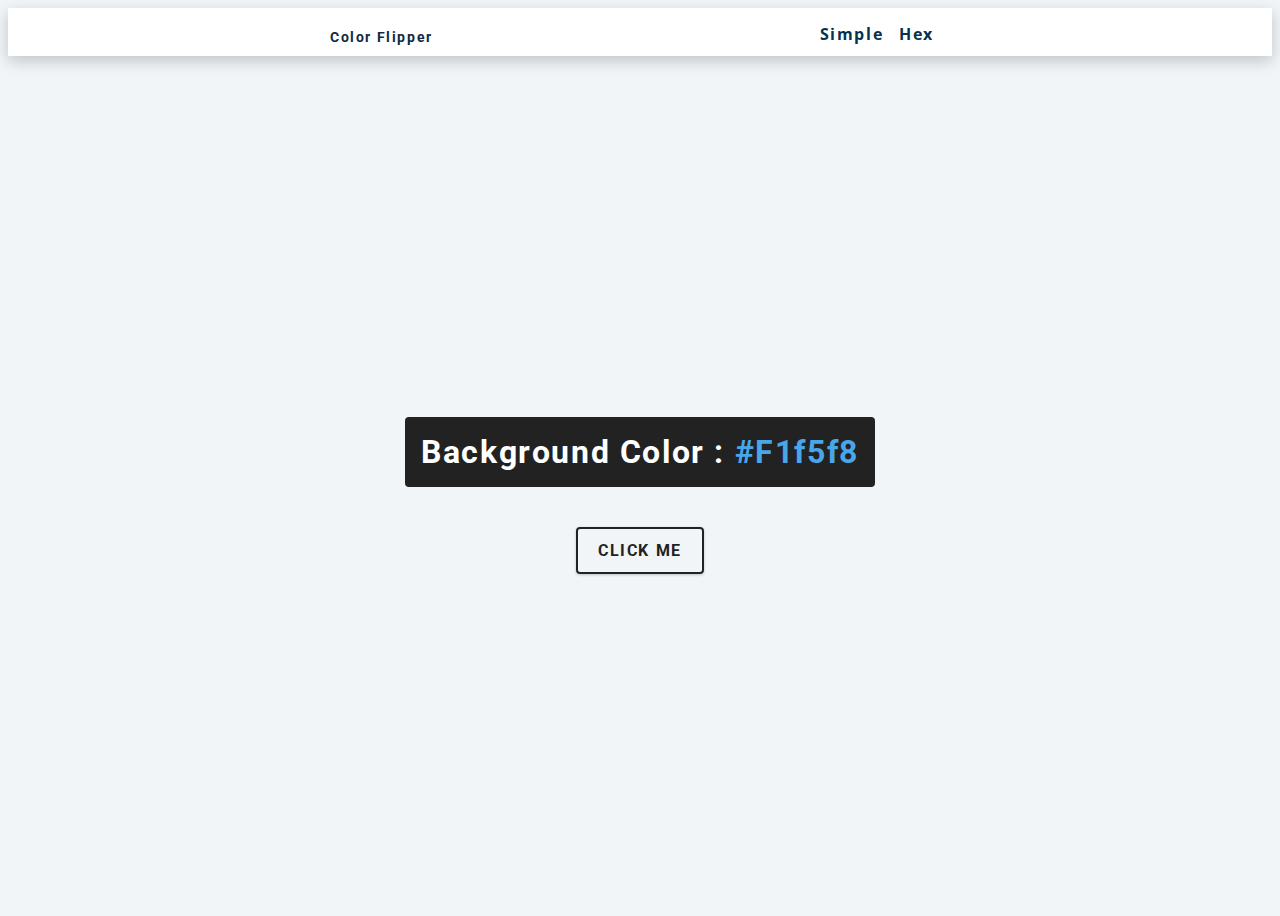
<file: 1-color-flipper/index.html>
<!DOCTYPE html>
<html lang="en">

<head>
  <meta charset="UTF-8" />
  <meta name="viewport" content="width=device-width, initial-scale=1.0" />
  <title>Color Flipper || Simple</title>

  <!-- styles -->
  <link rel="stylesheet" href="styles2.css" />
</head>

<body>
  <nav>
    <div class="nav-center">
      <h4>color flipper</h4>
      <ul class="nav-links">
        <li>
          <a href="index.html">simple</a>
        </li>
        <li>
          <a href="hex.html">hex</a>
        </li>
      </ul>
    </div>
  </nav>

  <main>
    <div class="container">
      <h2>background color : <span id="background" class="color">#f1f5f8</span></h2>
      <button onclick="genrateBackroundColor()" class="btn btn-hero" id="btn">Click Me </button>
    </div>
  </main>

  <!-- <div>
    <h2>Background Color: <span ></span></h2>
    <button >click me</button>
  </div> -->


  <!-- javascript -->
  <script src="app.js"></script>
</body>

</html>
</file>
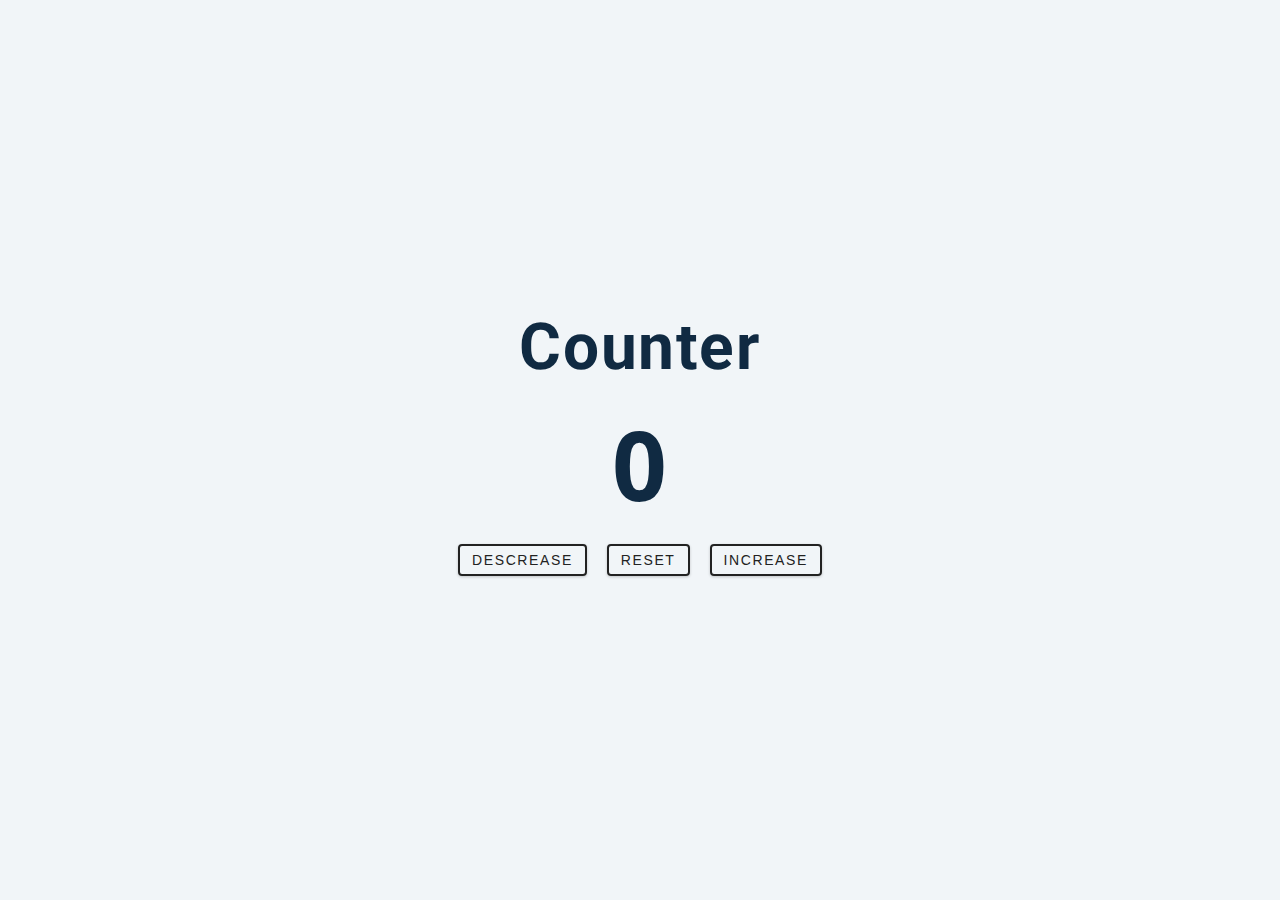
<file: 2-counter/index.html>
<!DOCTYPE html>
<html lang="en">

<head>
  <meta charset="UTF-8" />
  <meta name="viewport" content="width=device-width, initial-scale=1.0" />
  <title>Counter</title>

  <!-- styles -->
  <link rel="stylesheet" href="styles.css" />
</head>

<body>
  <main>
    <div class="container">
      <h1>counter</h1>
      <span id="value">0</span>
      <div class="button-container">
        <button class="btn decrease">descrease</button>
        <button class="btn reset">reset</button>
        <button class="btn increase">increase</button>
      </div>
    </div>

  </main>


  <!-- javascript -->
  <script src="app.js"></script>
</body>

</html>
</file>
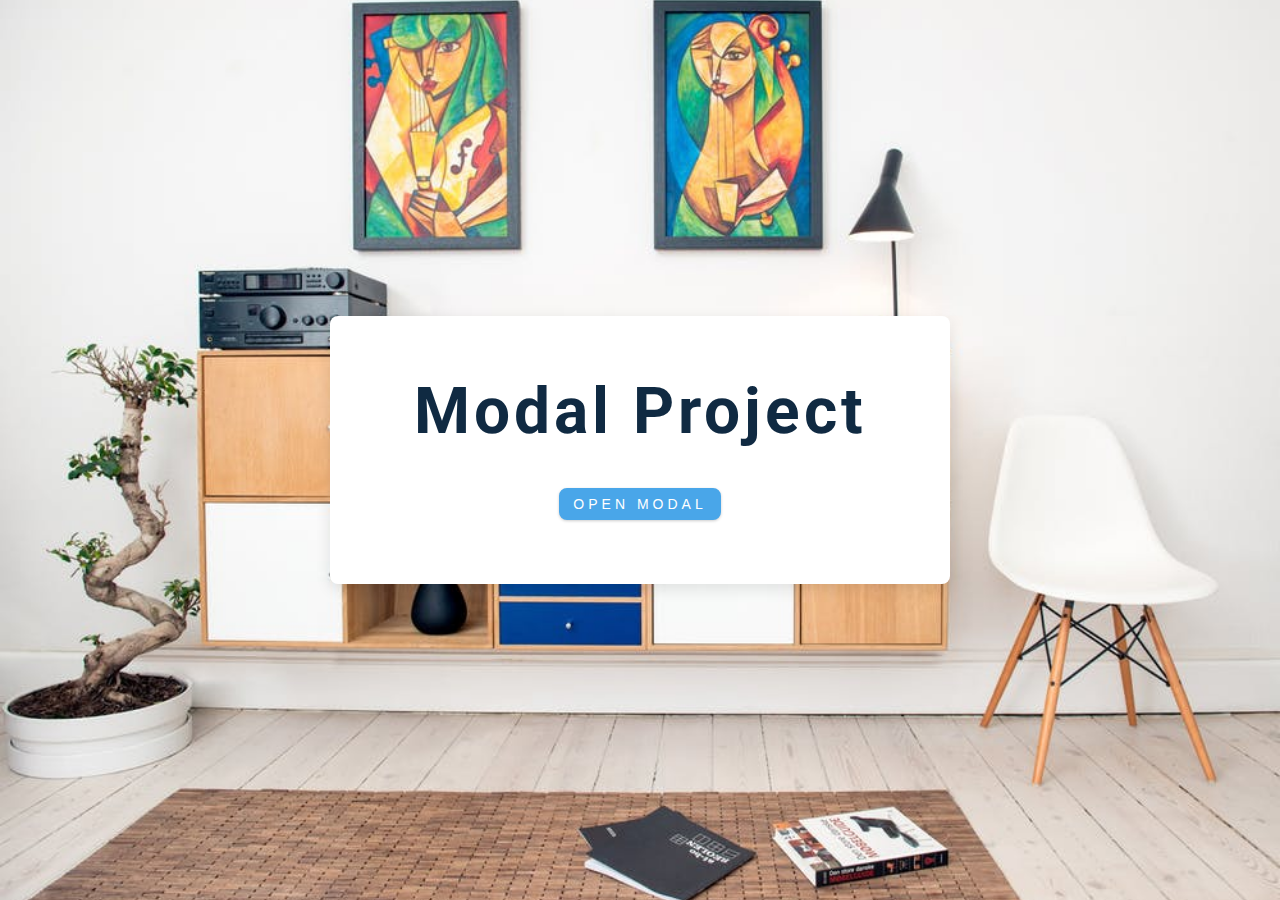
<file: 6-modal/index.html>
<!DOCTYPE html>
<html lang="en">

<head>
  <meta charset="UTF-8" />
  <meta name="viewport" content="width=device-width, initial-scale=1.0" />
  <title>Modal</title>
  <!-- font-awesome -->
  <link rel="stylesheet" href="https://cdnjs.cloudflare.com/ajax/libs/font-awesome/5.14.0/css/all.min.css" />
  <!-- styles -->
  <link rel="stylesheet" href="styles.css" />
</head>

<body>
  <!-- hero -->
  <header class="hero">
    <div class="banner">
      <h1>modal project</h1>
      <button class="btn modal-btn">
        open modal
      </button>
    </div>
  </header>
  <!-- end of hero -->
  <!-- modal -->
  <div class="modal-overlay">
    <div class="modal-container">
      <h3>modal content</h3>
      <button class="close-btn">
        <i class="fas fa-times"></i>
      </button>
    </div>
  </div>
  <!-- end of modal -->
  <!-- javascript -->
  <script src="app.js"></script>
</body>

</html>
</file>
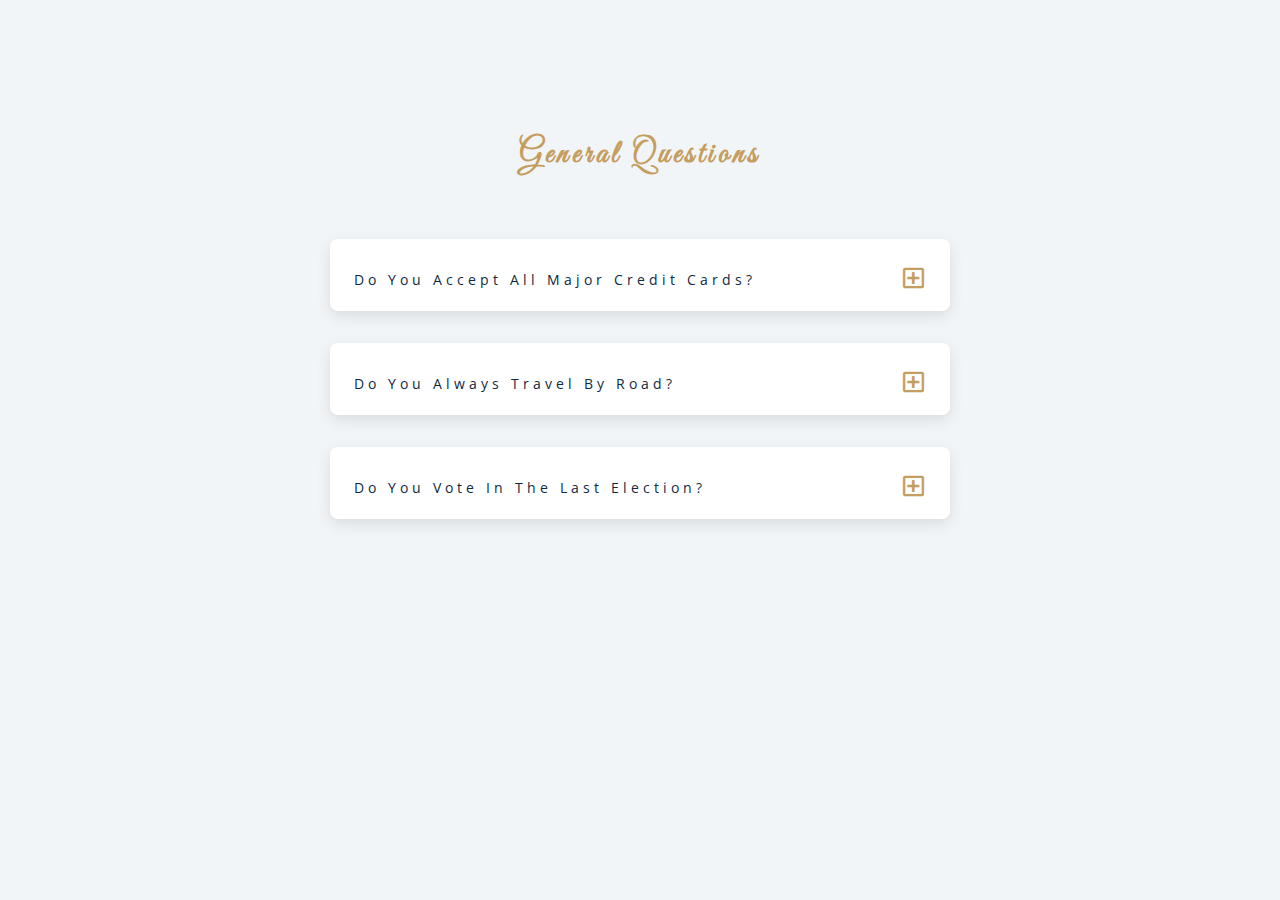
<file: 7-questions/index.html>
<!DOCTYPE html>
<html lang="en">

<head>
  <meta charset="UTF-8" />
  <meta name="viewport" content="width=device-width, initial-scale=1.0" />
  <title>Q & A</title>
  <!-- font-awesome -->
  <link rel="stylesheet" href="https://cdnjs.cloudflare.com/ajax/libs/font-awesome/5.14.0/css/all.min.css" />
  <!-- extra fonts -->
  <link href="https://fonts.googleapis.com/css?family=Great+Vibes&display=swap" rel="stylesheet" />
  <!-- styles -->
  <link rel="stylesheet" href="styles1.css" />
</head>

<body>
  <section class="questions">
    <!-- title -->
    <div class="title">
      <h2>general questions</h2>
    </div>
    <!-- questions -->
    <div class="section-center">
      <!-- single question -->
      <article class="question">
        <!-- question title -->
        <div class="question-title">
          <p>do you accept all major credit cards?</p>
          <button type="button" class="question-btn">
            <span class="plus-icon">
              <i class="far fa-plus-square"></i>
            </span>
            <span class="minus-icon">
              <i class="far fa-minus-square"></i>
            </span>
          </button>
        </div>
        <!-- question text -->
        <div class="question-text">
          <p>Lorem ipsum dolor, sit amet consectetur adipisicing elit. Iste error maxime ullam tempore mollitia magnam
            perspiciatis explicabo a velit quis!</p>
        </div>
      </article>
      <!-- end of single question -->

      <!-- single question -->
      <article class="question">
        <!-- question title -->
        <div class="question-title">
          <p>do you always travel by road?</p>
          <button type="button" class="question-btn">
            <span class="plus-icon">
              <i class="far fa-plus-square"></i>
            </span>
            <span class="minus-icon">
              <i class="far fa-minus-square"></i>
            </span>
          </button>
        </div>
        <!-- question text -->
        <div class="question-text">
          <p>Lorem ipsum dolor, sit amet consectetur adipisicing elit. Iste error maxime ullam tempore mollitia magnam
            perspiciatis explicabo a velit quis!</p>
        </div>
      </article>
      <!-- end of single question -->

      <!-- single question -->
      <article class="question">
        <!-- question title -->
        <div class="question-title">
          <p>do you vote in the last election?</p>
          <button type="button" class="question-btn">
            <span class="plus-icon">
              <i class="far fa-plus-square"></i>
            </span>
            <span class="minus-icon">
              <i class="far fa-minus-square"></i>
            </span>
          </button>
        </div>
        <!-- question text -->
        <div class="question-text">
          <p>Lorem ipsum dolor, sit amet consectetur adipisicing elit. Iste error maxime ullam tempore mollitia magnam
            perspiciatis explicabo a velit quis!</p>
        </div>
      </article>
      <!-- end of single question -->
    </div>
  </section>
  <!-- javascript -->
  <script src="app.js"></script>
</body>

</html>
</file>
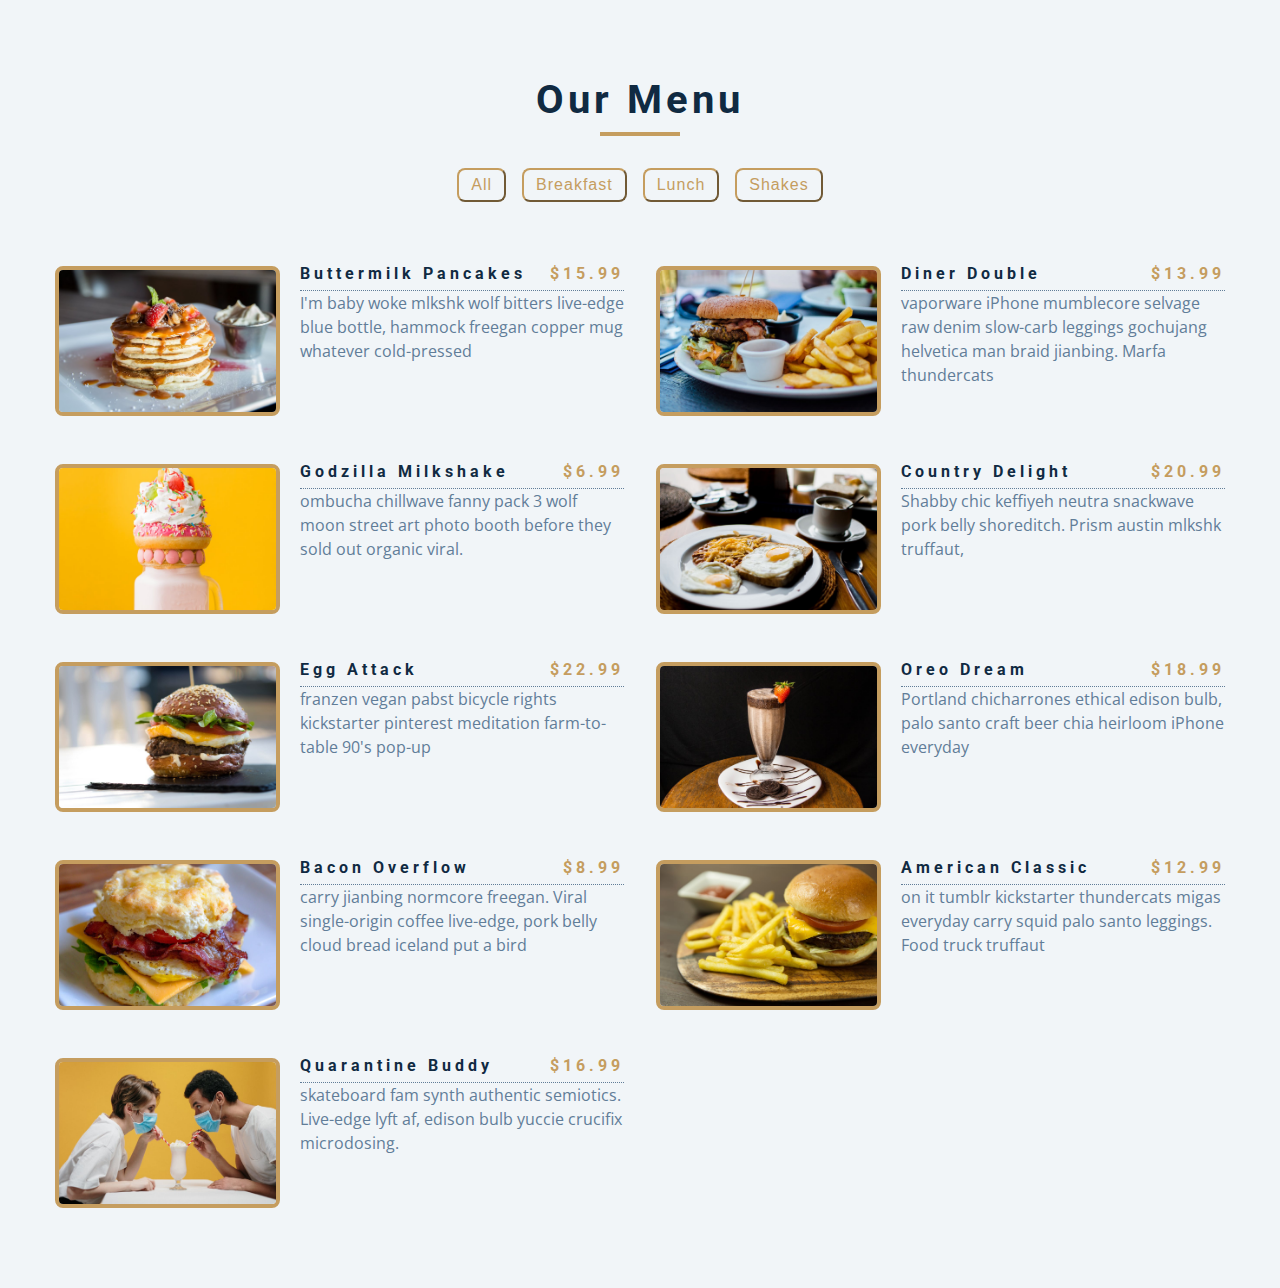
<file: 8-menu/index.html>
<!DOCTYPE html>
<html lang="en">

<head>
  <meta charset="UTF-8" />
  <meta name="viewport" content="width=device-width, initial-scale=1.0" />
  <title>Starter</title>
  <!-- font-awesome -->
  <link rel="stylesheet" href="https://cdnjs.cloudflare.com/ajax/libs/font-awesome/5.14.0/css/all.min.css" />
  <!-- styles -->
  <link rel="stylesheet" href="styles.css" />
</head>

<body>
  <section class="menu">
    <!-- title -->
    <div class="title">
      <h2>our menu</h2>
      <div class="underline"></div>
    </div>
    <!-- filter buttons -->
    <div class="btn-container">
      <button class="filter-btn" type="button">all</button>
      <button class="filter-btn" type="button">breakfast</button>
      <button class="filter-btn" type="button">lunch</button>
      <button class="filter-btn" type="button">shakes</button>
    </div>
    <!-- menu items -->
    <div class="section-center">
      <!-- single item -->
      <article class="menu-item">
        <img src="./menu-item.jpeg" class="photo" alt="menu item">
        <div class="item-info">
          <header>
            <h4>buttermilk pancakes</h4>
            <h4 class="price">$15</h4>
          </header>
          <p>Lorem, ipsum dolor sit amet consectetur adipisicing elit. Hic non laborum voluptates quia sunt dolore,
            maiores animi aperiam eum perspiciatis.</p>
        </div>
      </article>
      <!-- end of single item -->
    </div>

  </section>
  <!-- javascript -->
  <script src="app.js"></script>
</body>

</html>
</file>
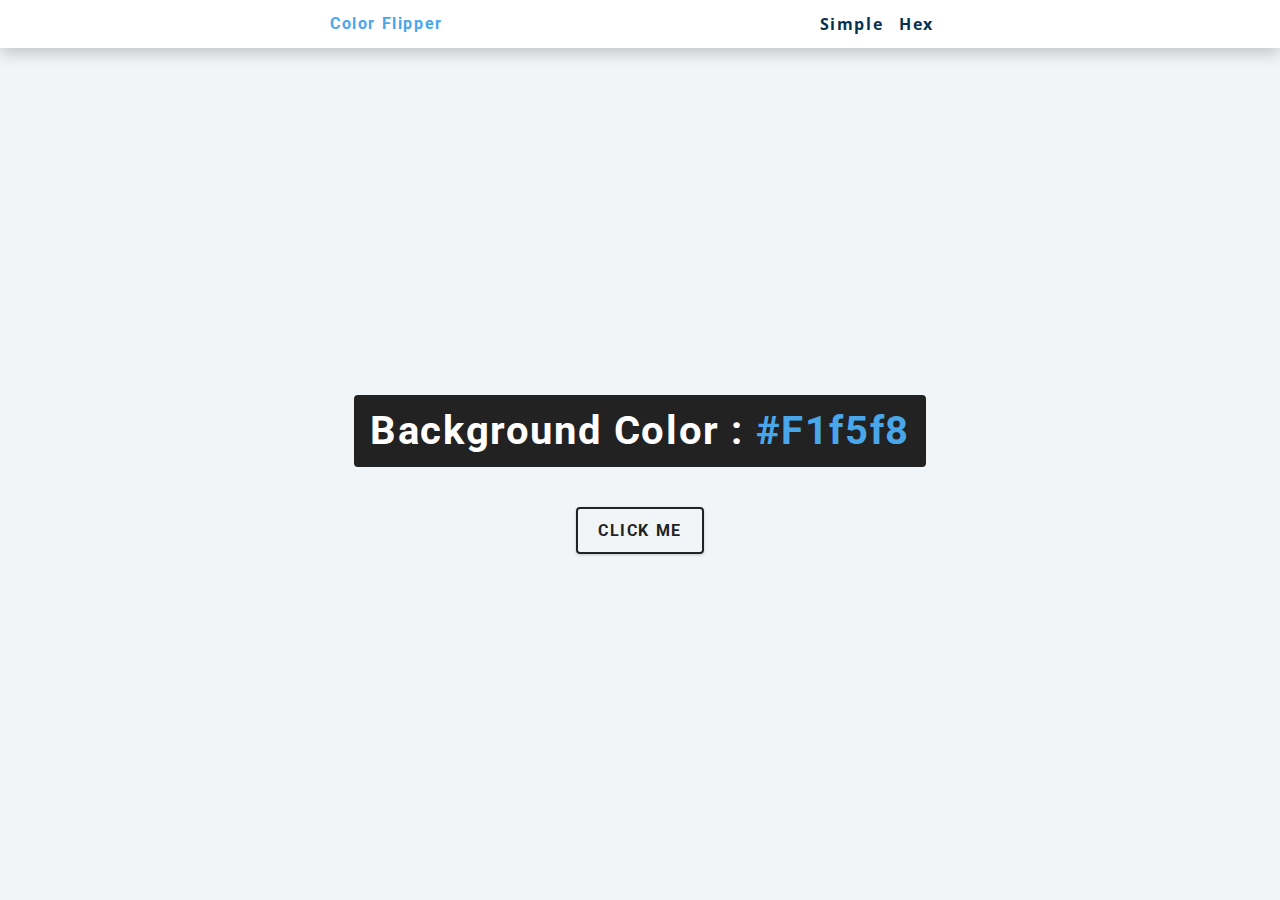
<file: 1-color-flipper/hex.html>
<!DOCTYPE html>
<html lang="en">

<head>
  <meta charset="UTF-8" />
  <meta name="viewport" content="width=device-width, initial-scale=1.0" />
  <title>
    Color Flipper || Simple
  </title>

  <!-- styles -->
  <link rel="stylesheet" href="styles.css" />
</head>

<body>
  <nav>
    <div class="nav-center">
      <h4>color flipper</h4>
      <ul class="nav-links">
        <li><a href="index.html">simple</a></li>
        <li><a href="hex.html">hex</a></li>
      </ul>
    </div>
  </nav>
  <main>
    <div class="container">
      <h2>background color : <span id="background" class="color">#f1f5f8</span></h2>
      <button class="btn btn-hero" id="btn">click me</button>
    </div>
  </main>
  <!-- javascript -->
  <script src="hex.js"></script>
</body>

</html>
</file>
<file: 1-color-flipper/styles2.css>
/* 
Fonts
*/
@import url("https://fonts.googleapis.com/css?family=Open+Sans|Roboto:400,700&display=swap");


::after,::before{
    margin: 0;
    padding: 0;
    box-sizing: border-box;
}
body{
    font-family:  "Open Sans", sans-serif;
    background: hsl(210, 36%, 96%);
    color: hsl(209, 61%, 16%);
    line-height: 1.5;
    font-size: 0.875rem;
}
ul{
    list-style-type: none;
}
ul a{
    text-decoration: none;
}
h2, h4{
    letter-spacing: 0.1rem;
    text-transform: capitalize;
    line-height: 1.2;
    margin-bottom: 0.75rem;
    font-family: "Roboto", sans-serif;
}
h2{
    font-size: 2rem;
}
h4{
    font-size: 0.875rem;
}
main{
    min-height: 100vh;
    display: grid;
    place-items: center;
    /* justify-items: center;
    align-items: center; */
}

/*
=============== 
Nav
===============
*/
nav{
    background: #fff;
    height: 3rem;
    display: grid;
    align-items: center;
    box-shadow: 0 5px 15px rgba(0, 0, 0, 0.2);
}
.nav-center{
    width: 90vw;
    max-width: 620px;
    margin: 0 auto;
    display: flex;
    align-items: center;
    justify-content: space-between;
}
.nav-links{
    display: flex;
}
nav a {
    text-transform: capitalize;
    font-weight: 700;
    font-size: 1rem;
    color: hsl(205, 86%, 17%);
    letter-spacing: 0.1rem;
    margin-right: 1rem;
  }
  nav a:hover {
    color: hsl(205, 78%, 60%);
  }
  /*
=============== 
Container
===============
*/
main {
    min-height: calc(100vh - 3rem);
    display: grid;
    place-items: center;
  }
  .container {
    text-align: center;
  }
  .container h2 {
    background: #222;
    color: #fff;
    padding: 1rem;
    border-radius: 0.25rem;
    margin-bottom: 2.5rem;
  }
  .color {
    color: hsl(205, 78%, 60%);
  }
  .btn-hero {
    font-family: "Roboto", sans-serif;
    text-transform: uppercase;
    background: transparent;
    color: #222;
    letter-spacing: 0.1rem;
    display: inline-block;
    font-weight: 700;
    transition: all 0.3s linear;
    border: 2px solid #222;
    cursor: pointer;
    box-shadow: 0 1px 3px rgba(0, 0, 0, 0.2);
    border-radius: 0.25rem;
    font-size: 1rem;
    padding: 0.75rem 1.25rem;
  }
  .btn-hero:hover {
    color: #fff;
    background: #222;
  }
</file>
<file: 2-counter/styles.css>
/*
=============== 
Fonts
===============
*/
@import url("https://fonts.googleapis.com/css?family=Open+Sans|Roboto:400,700&display=swap");

/*
=============== 
Variables
===============
*/

:root {
  /* dark shades of primary color*/
  --clr-primary-1: hsl(205, 86%, 17%);
  --clr-primary-2: hsl(205, 77%, 27%);
  --clr-primary-3: hsl(205, 72%, 37%);
  --clr-primary-4: hsl(205, 63%, 48%);
  /* primary/main color */
  --clr-primary-5: hsl(205, 78%, 60%);
  /* lighter shades of primary color */
  --clr-primary-6: hsl(205, 89%, 70%);
  --clr-primary-7: hsl(205, 90%, 76%);
  --clr-primary-8: hsl(205, 86%, 81%);
  --clr-primary-9: hsl(205, 90%, 88%);
  --clr-primary-10: hsl(205, 100%, 96%);
  /* darkest grey - used for headings */
  --clr-grey-1: hsl(209, 61%, 16%);
  --clr-grey-2: hsl(211, 39%, 23%);
  --clr-grey-3: hsl(209, 34%, 30%);
  --clr-grey-4: hsl(209, 28%, 39%);
  /* grey used for paragraphs */
  --clr-grey-5: hsl(210, 22%, 49%);
  --clr-grey-6: hsl(209, 23%, 60%);
  --clr-grey-7: hsl(211, 27%, 70%);
  --clr-grey-8: hsl(210, 31%, 80%);
  --clr-grey-9: hsl(212, 33%, 89%);
  --clr-grey-10: hsl(210, 36%, 96%);
  --clr-white: #fff;
  --clr-red-dark: hsl(360, 67%, 44%);
  --clr-red-light: hsl(360, 71%, 66%);
  --clr-green-dark: hsl(125, 67%, 44%);
  --clr-green-light: hsl(125, 71%, 66%);
  --clr-black: #222;
  --ff-primary: "Roboto", sans-serif;
  --ff-secondary: "Open Sans", sans-serif;
  --transition: all 0.3s linear;
  --spacing: 0.1rem;
  --radius: 0.25rem;
  --light-shadow: 0 5px 15px rgba(0, 0, 0, 0.1);
  --dark-shadow: 0 5px 15px rgba(0, 0, 0, 0.2);
  --max-width: 1170px;
  --fixed-width: 620px;
}
/*
=============== 
Global Styles
===============
*/

*,
::after,
::before {
  margin: 0;
  padding: 0;
  box-sizing: border-box;
}
body {
  font-family: var(--ff-secondary);
  background: var(--clr-grey-10);
  color: var(--clr-grey-1);
  line-height: 1.5;
  font-size: 0.875rem;
}
ul {
  list-style-type: none;
}
a {
  text-decoration: none;
}
h1,
h2,
h3,
h4 {
  letter-spacing: var(--spacing);
  text-transform: capitalize;
  line-height: 1.25;
  margin-bottom: 0.75rem;
  font-family: var(--ff-primary);
}
h1 {
  font-size: 3rem;
}
h2 {
  font-size: 2rem;
}
h3 {
  font-size: 1.25rem;
}
h4 {
  font-size: 0.875rem;
}
p {
  margin-bottom: 1.25rem;
  color: var(--clr-grey-5);
}
@media screen and (min-width: 800px) {
  h1 {
    font-size: 4rem;
  }
  h2 {
    font-size: 2.5rem;
  }
  h3 {
    font-size: 1.75rem;
  }
  h4 {
    font-size: 1rem;
  }
  body {
    font-size: 1rem;
  }
  h1,
  h2,
  h3,
  h4 {
    line-height: 1;
  }
}
/*  global classes */

/* section */
.section {
  padding: 5rem 0;
}

.section-center {
  width: 90vw;
  margin: 0 auto;
  max-width: 1170px;
}
@media screen and (min-width: 992px) {
  .section-center {
    width: 95vw;
  }
}
main {
  min-height: 100vh;
  display: grid;
  place-items: center;
}

/*
=============== 
Counter
===============
*/

main {
  min-height: 100vh;
  display: grid;
  place-items: center;
}
.container {
  text-align: center;
}
#value {
  font-size: 6rem;
  font-weight: bold;
}
.btn {
  text-transform: uppercase;
  background: transparent;
  color: var(--clr-black);
  padding: 0.375rem 0.75rem;
  letter-spacing: var(--spacing);
  display: inline-block;
  transition: var(--transition);
  font-size: 0.875rem;
  border: 2px solid var(--clr-black);
  cursor: pointer;
  box-shadow: 0 1px 3px rgba(0, 0, 0, 0.2);
  border-radius: var(--radius);
  margin: 0.5rem;
}
.btn:hover {
  color: var(--clr-white);
  background: var(--clr-black);
}
</file>
<file: 6-modal/styles.css>
/*
=============== 
Fonts
===============
*/
@import url("https://fonts.googleapis.com/css?family=Open+Sans|Roboto:400,700&display=swap");

/*
=============== 
Variables
===============
*/

:root {
  /* dark shades of primary color*/
  --clr-primary-1: hsl(205, 86%, 17%);
  --clr-primary-2: hsl(205, 77%, 27%);
  --clr-primary-3: hsl(205, 72%, 37%);
  --clr-primary-4: hsl(205, 63%, 48%);
  /* primary/main color */
  --clr-primary-5: #49a6e9;
  /* --clr-primary-5: rgb(73, 166, 233); */
  /* lighter shades of primary color */
  --clr-primary-6: hsl(205, 89%, 70%);
  --clr-primary-7: hsl(205, 90%, 76%);
  --clr-primary-8: hsl(205, 86%, 81%);
  --clr-primary-9: hsl(205, 90%, 88%);
  --clr-primary-10: hsl(205, 100%, 96%);
  /* darkest grey - used for headings */
  --clr-grey-1: hsl(209, 61%, 16%);
  --clr-grey-2: hsl(211, 39%, 23%);
  --clr-grey-3: hsl(209, 34%, 30%);
  --clr-grey-4: hsl(209, 28%, 39%);
  /* grey used for paragraphs */
  --clr-grey-5: hsl(210, 22%, 49%);
  --clr-grey-6: hsl(209, 23%, 60%);
  --clr-grey-7: hsl(211, 27%, 70%);
  --clr-grey-8: hsl(210, 31%, 80%);
  --clr-grey-9: hsl(212, 33%, 89%);
  --clr-grey-10: hsl(210, 36%, 96%);
  --clr-white: #fff;
  --clr-red-dark: hsl(360, 67%, 44%);
  --clr-red-light: hsl(360, 71%, 66%);
  --clr-green-dark: hsl(125, 67%, 44%);
  --clr-green-light: hsl(125, 71%, 66%);
  --clr-black: #222;
  --ff-primary: "Roboto", sans-serif;
  --ff-secondary: "Open Sans", sans-serif;
  --transition: all 0.3s linear;
  --spacing: 0.25rem;
  --radius: 0.5rem;
  --light-shadow: 0 5px 15px rgba(0, 0, 0, 0.1);
  --dark-shadow: 0 5px 15px rgba(0, 0, 0, 0.2);
  --max-width: 1170px;
  --fixed-width: 620px;
}
/*
=============== 
Global Styles
===============
*/

*,
::after,
::before {
  margin: 0;
  padding: 0;
  box-sizing: border-box;
}
body {
  font-family: var(--ff-secondary);
  background: var(--clr-grey-10);
  color: var(--clr-grey-1);
  line-height: 1.5;
  font-size: 0.875rem;
}
ul {
  list-style-type: none;
}
a {
  text-decoration: none;
}
img:not(.logo) {
  width: 100%;
}
img {
  display: block;
}

h1,
h2,
h3,
h4 {
  letter-spacing: var(--spacing);
  text-transform: capitalize;
  line-height: 1.25;
  margin-bottom: 0.75rem;
  font-family: var(--ff-primary);
}
h1 {
  font-size: 3rem;
}
h2 {
  font-size: 2rem;
}
h3 {
  font-size: 1.25rem;
}
h4 {
  font-size: 0.875rem;
}
p {
  margin-bottom: 1.25rem;
  color: var(--clr-grey-5);
}
@media screen and (min-width: 800px) {
  h1 {
    font-size: 4rem;
  }
  h2 {
    font-size: 2.5rem;
  }
  h3 {
    font-size: 1.75rem;
  }
  h4 {
    font-size: 1rem;
  }
  body {
    font-size: 1rem;
  }
  h1,
  h2,
  h3,
  h4 {
    line-height: 1;
  }
}
/*  global classes */

.btn {
  text-transform: uppercase;
  background: transparent;
  color: var(--clr-black);
  padding: 0.375rem 0.75rem;
  letter-spacing: var(--spacing);
  display: inline-block;
  transition: var(--transition);
  font-size: 0.875rem;
  border: 2px solid var(--clr-black);
  cursor: pointer;
  box-shadow: 0 1px 3px rgba(0, 0, 0, 0.2);
  border-radius: var(--radius);
}
.btn:hover {
  color: var(--clr-white);
  background: var(--clr-black);
}
/* section */
.section {
  padding: 5rem 0;
}

.section-center {
  width: 90vw;
  margin: 0 auto;
  max-width: 1170px;
}
@media screen and (min-width: 992px) {
  .section-center {
    width: 95vw;
  }
}
main {
  min-height: 100vh;
  display: grid;
  place-items: center;
}
/*
=============== 
Modal
===============
*/
.hero {
  min-height: 100vh;
  background: url("./hero.jpeg") center/cover no-repeat;
  display: grid;
  place-items: center;
}
.banner {
  background: var(--clr-white);
  padding: 4rem 0;
  border-radius: var(--radius);
  box-shadow: var(--light-shadow);
  text-align: center;
  width: 90vw;
  max-width: var(--fixed-width);
}
.modal-btn {
  margin-top: 2rem;
  background: var(--clr-primary-5);
  border-color: var(--clr-primary-5);
  color: var(--clr-white);
}
.modal-btn:hover {
  background: transparent;
  color: var(--clr-primary-5);
}
.modal-overlay {
  position: fixed;
  top: 0;
  left: 0;
  width: 100%;
  height: 100%;
  background: rgba(73, 166, 233, 0.5);
  display: grid;
  place-items: center;
  transition: var(--transition);
  visibility: hidden;
  z-index: -10;
}
/* OPEN/CLOSE MODAL */
.open-modal {
  visibility: visible;
  z-index: 10;
}
.modal-container {
  background: var(--clr-white);
  border-radius: var(--radius);
  width: 90vw;
  height: 30vh;
  max-width: var(--fixed-width);
  text-align: center;
  display: grid;
  place-items: center;
  position: relative;
}
.close-btn {
  position: absolute;
  top: 1rem;
  right: 1rem;
  font-size: 2rem;
  background: transparent;
  border-color: transparent;
  color: var(--clr-red-dark);
  cursor: pointer;
  transition: var(--transition);
}
.close-btn:hover {
  color: var(--clr-red-light);
  transform: scale(1.3);
}
</file>
<file: 7-questions/styles1.css>
/*
=============== 
Fonts
===============
*/
@import url("https://fonts.googleapis.com/css?family=Open+Sans|Roboto:400,700&display=swap");

/*
=============== 
Variables
===============
*/

:root {
  /* dark shades of primary color*/
  --clr-primary-1: hsl(205, 86%, 17%);
  --clr-primary-2: hsl(205, 77%, 27%);
  --clr-primary-3: hsl(205, 72%, 37%);
  --clr-primary-4: hsl(205, 63%, 48%);
  /* primary/main color */
  --clr-primary-5: #49a6e9;
  /* lighter shades of primary color */
  --clr-primary-6: hsl(205, 89%, 70%);
  --clr-primary-7: hsl(205, 90%, 76%);
  --clr-primary-8: hsl(205, 86%, 81%);
  --clr-primary-9: hsl(205, 90%, 88%);
  --clr-primary-10: hsl(205, 100%, 96%);
  /* darkest grey - used for headings */
  --clr-grey-1: hsl(209, 61%, 16%);
  --clr-grey-2: hsl(211, 39%, 23%);
  --clr-grey-3: hsl(209, 34%, 30%);
  --clr-grey-4: hsl(209, 28%, 39%);
  /* grey used for paragraphs */
  --clr-grey-5: hsl(210, 22%, 49%);
  --clr-grey-6: hsl(209, 23%, 60%);
  --clr-grey-7: hsl(211, 27%, 70%);
  --clr-grey-8: hsl(210, 31%, 80%);
  --clr-grey-9: hsl(212, 33%, 89%);
  --clr-grey-10: hsl(210, 36%, 96%);
  --clr-white: #fff;
  --clr-red-dark: hsl(360, 67%, 44%);
  --clr-red-light: hsl(360, 71%, 66%);
  --clr-green-dark: hsl(125, 67%, 44%);
  --clr-green-light: hsl(125, 71%, 66%);
  --clr-gold: #c59d5f;
  --clr-black: #222;
  --ff-primary: "Roboto", sans-serif;
  --ff-secondary: "Open Sans", sans-serif;
  --transition: all 0.3s linear;
  --spacing: 0.25rem;
  --radius: 0.5rem;
  --light-shadow: 0 5px 15px rgba(0, 0, 0, 0.1);
  --dark-shadow: 0 5px 15px rgba(0, 0, 0, 0.2);
  --max-width: 1170px;
  --fixed-width: 620px;
}
/*
=============== 
Global Styles
===============
*/
*,
::after,
::before {
  margin: 0;
  padding: 0;
  box-sizing: border-box;
}
body {
    font-family: var(--ff-secondary);
    background: var(--clr-grey-10);
    color: var(--clr-grey-1);
    line-height: 1.5;
    font-size: 0.875rem;
  }
  h2 {
    letter-spacing: var(--spacing);
    text-transform: capitalize;
    line-height: 1.25;
    margin-bottom: 0.75rem;
    font-family: var(--ff-primary);
  }
 
  h2 {
    font-size: 2rem;
  }
  p {
    margin-bottom: 1.25rem;
    color: var(--clr-grey-5);
  }
  /* section */
.section {
    padding: 5rem 0;
  }
  .section-center {
    width: 90vw;
    margin: 0 auto;
    max-width: 1170px;
  }
  .title {
    margin-top: 15vh;
    margin-bottom: 4rem;
  }
  .title h2 {
    color: var(--clr-gold);
    font-family: "Great Vibes", cursive;
    text-align: center;
  }
  .section-center {
    max-width: var(--fixed-width);
  }
  .question {
    background: var(--clr-white);
    border-radius: var(--radius);
    box-shadow: var(--light-shadow);
    padding: 1.5rem 1.5rem 0 1.5rem;
    margin-bottom: 2rem;
  }
  .question-title {
    display: flex;
    justify-content: space-between;
    align-items: center;
    text-transform: capitalize;
    padding-bottom: 1rem;
  }
  .question-title p {
    margin-bottom: 0;
    letter-spacing: var(--spacing);
    color: var(--clr-grey-1);
  }
  .question-btn {
    font-size: 1.5rem;
    background: transparent;
    border-color: transparent;
    cursor: pointer;
    color: var(--clr-gold);
    transition: var(--transition);
  }
  .question-btn:hover {
    transform: rotate(90deg);
  }
  .question-text {
    padding: 1rem 0 1.5rem 0;
    border-top: 1px solid rgba(0, 0, 0, 0.2);
  }
  .question-text p {
    margin-bottom: 0;
  }
  /* hide text */
.question-text {
    display: none;
  }
  .show-text .question-text {
    display: block;
  }
  .minus-icon {
    display: none;
  }
  .show-text .minus-icon {
    display: inline;
  }
  .show-text .plus-icon {
    display: none;
  }
</file>
<file: 8-menu/styles.css>
/*
=============== 
Fonts
===============
*/
@import url("https://fonts.googleapis.com/css?family=Open+Sans|Roboto:400,700&display=swap");

/*
=============== 
Variables
===============
*/

:root {
  /* dark shades of primary color*/
  --clr-primary-1: hsl(205, 86%, 17%);
  --clr-primary-2: hsl(205, 77%, 27%);
  --clr-primary-3: hsl(205, 72%, 37%);
  --clr-primary-4: hsl(205, 63%, 48%);
  /* primary/main color */
  --clr-primary-5: #49a6e9;
  /* lighter shades of primary color */
  --clr-primary-6: hsl(205, 89%, 70%);
  --clr-primary-7: hsl(205, 90%, 76%);
  --clr-primary-8: hsl(205, 86%, 81%);
  --clr-primary-9: hsl(205, 90%, 88%);
  --clr-primary-10: hsl(205, 100%, 96%);
  /* darkest grey - used for headings */
  --clr-grey-1: hsl(209, 61%, 16%);
  --clr-grey-2: hsl(211, 39%, 23%);
  --clr-grey-3: hsl(209, 34%, 30%);
  --clr-grey-4: hsl(209, 28%, 39%);
  /* grey used for paragraphs */
  --clr-grey-5: hsl(210, 22%, 49%);
  --clr-grey-6: hsl(209, 23%, 60%);
  --clr-grey-7: hsl(211, 27%, 70%);
  --clr-grey-8: hsl(210, 31%, 80%);
  --clr-grey-9: hsl(212, 33%, 89%);
  --clr-grey-10: hsl(210, 36%, 96%);
  --clr-white: #fff;
  --clr-red-dark: hsl(360, 67%, 44%);
  --clr-red-light: hsl(360, 71%, 66%);
  --clr-green-dark: hsl(125, 67%, 44%);
  --clr-green-light: hsl(125, 71%, 66%);
  --clr-gold: #c59d5f;
  --clr-black: #222;
  --ff-primary: "Roboto", sans-serif;
  --ff-secondary: "Open Sans", sans-serif;
  --transition: all 0.3s linear;
  --spacing: 0.25rem;
  --radius: 0.5rem;
  --light-shadow: 0 5px 15px rgba(0, 0, 0, 0.1);
  --dark-shadow: 0 5px 15px rgba(0, 0, 0, 0.2);
  --max-width: 1170px;
  --fixed-width: 620px;
}
/*
=============== 
Global Styles
===============
*/

*,
::after,
::before {
  margin: 0;
  padding: 0;
  box-sizing: border-box;
}
body {
  font-family: var(--ff-secondary);
  background: var(--clr-grey-10);
  color: var(--clr-grey-1);
  line-height: 1.5;
  font-size: 0.875rem;
}
ul {
  list-style-type: none;
}
a {
  text-decoration: none;
}
img:not(.logo) {
  width: 100%;
}
img {
  display: block;
}

h1,
h2,
h3,
h4 {
  letter-spacing: var(--spacing);
  text-transform: capitalize;
  line-height: 1.25;
  margin-bottom: 0.75rem;
  font-family: var(--ff-primary);
}
h1 {
  font-size: 3rem;
}
h2 {
  font-size: 2rem;
}
h3 {
  font-size: 1.25rem;
}
h4 {
  font-size: 0.875rem;
}
p {
  margin-bottom: 1.25rem;
  color: var(--clr-grey-5);
}
@media screen and (min-width: 800px) {
  h1 {
    font-size: 4rem;
  }
  h2 {
    font-size: 2.5rem;
  }
  h3 {
    font-size: 1.75rem;
  }
  h4 {
    font-size: 1rem;
  }
  body {
    font-size: 1rem;
  }
  h1,
  h2,
  h3,
  h4 {
    line-height: 1;
  }
}
/*  global classes */

.btn {
  text-transform: uppercase;
  background: transparent;
  color: var(--clr-black);
  padding: 0.375rem 0.75rem;
  letter-spacing: var(--spacing);
  display: inline-block;
  transition: var(--transition);
  font-size: 0.875rem;
  border: 2px solid var(--clr-black);
  cursor: pointer;
  box-shadow: 0 1px 3px rgba(0, 0, 0, 0.2);
  border-radius: var(--radius);
}
.btn:hover {
  color: var(--clr-white);
  background: var(--clr-black);
}
/* section */
.section {
  padding: 5rem 0;
}

main {
  min-height: 100vh;
  display: grid;
  place-items: center;
}
/*
=============== 
Menu
===============
*/

.menu {
  padding: 5rem 0;
}
.title {
  text-align: center;
  margin-bottom: 2rem;
}
.underline {
  width: 5rem;
  height: 0.25rem;
  background: var(--clr-gold);
  margin-left: auto;
  margin-right: auto;
}
.btn-container {
  margin-bottom: 4rem;
  display: flex;
  justify-content: center;
}
.filter-btn {
  background: transparent;
  border-color: var(--clr-gold);
  font-size: 1rem;
  text-transform: capitalize;
  margin: 0 0.5rem;
  letter-spacing: 1px;
  border-radius: var(--radius);
  padding: 0.375rem 0.75rem;
  color: var(--clr-gold);
  cursor: pointer;
  transition: var(--transition);
}
.filter-btn:hover {
  background: var(--clr-gold);
  color: var(--clr-white);
}
.section-center {
  width: 90vw;
  margin: 0 auto;
  max-width: 1170px;
  display: grid;
  gap: 3rem 2rem;
  justify-items: center;
  
}
.menu-item {
  display: grid;
  gap: 1rem 2rem;
  max-width: 25rem;
}
.photo {
  object-fit: cover;
  height: 200px;
  border: 0.25rem solid var(--clr-gold);
  border-radius: var(--radius);
}
.item-info header {
  display: flex;
  justify-content: space-between;
  border-bottom: 0.5px dotted var(--clr-grey-5);
}
.item-info h4 {
  margin-bottom: 0.5rem;
}
.price {
  color: var(--clr-gold);
}
.item-text {
  margin-bottom: 0;
  padding-top: 1rem;
}

@media screen and (min-width: 768px) {
  .menu-item {
    grid-template-columns: 225px 1fr;
    gap: 0 1.25rem;
    max-width: 40rem;
  }
  .photo {
    height: 175px;
  }
}
@media screen and (min-width: 1200px) {
  .section-center {
    width: 95vw;
    grid-template-columns: 1fr 1fr;
  }
  .photo {
    height: 150px;
  }
}
</file>
<file: 1-color-flipper/styles.css>
/*
=============== 
Fonts
===============
*/
@import url("https://fonts.googleapis.com/css?family=Open+Sans|Roboto:400,700&display=swap");

/*
=============== 
Variables
===============
*/

:root {
  /* dark shades of primary color*/
  --clr-primary-1: hsl(205, 86%, 17%);
  --clr-primary-2: hsl(205, 77%, 27%);
  --clr-primary-3: hsl(205, 72%, 37%);
  --clr-primary-4: hsl(205, 63%, 48%);
  /* primary/main color */
  --clr-primary-5: hsl(205, 78%, 60%);
  /* lighter shades of primary color */
  --clr-primary-6: hsl(205, 89%, 70%);
  --clr-primary-7: hsl(205, 90%, 76%);
  --clr-primary-8: hsl(205, 86%, 81%);
  --clr-primary-9: hsl(205, 90%, 88%);
  --clr-primary-10: hsl(205, 100%, 96%);
  /* darkest grey - used for headings */
  --clr-grey-1: hsl(209, 61%, 16%);
  --clr-grey-2: hsl(211, 39%, 23%);
  --clr-grey-3: hsl(209, 34%, 30%);
  --clr-grey-4: hsl(209, 28%, 39%);
  /* grey used for paragraphs */
  --clr-grey-5: hsl(210, 22%, 49%);
  --clr-grey-6: hsl(209, 23%, 60%);
  --clr-grey-7: hsl(211, 27%, 70%);
  --clr-grey-8: hsl(210, 31%, 80%);
  --clr-grey-9: hsl(212, 33%, 89%);
  --clr-grey-10: hsl(210, 36%, 96%);
  --clr-white: #fff;
  --clr-red-dark: hsl(360, 67%, 44%);
  --clr-red-light: hsl(360, 71%, 66%);
  --clr-green-dark: hsl(125, 67%, 44%);
  --clr-green-light: hsl(125, 71%, 66%);
  --clr-black: #222;
  --ff-primary: "Roboto", sans-serif;
  --ff-secondary: "Open Sans", sans-serif;
  --transition: all 0.3s linear;
  --spacing: 0.1rem;
  --radius: 0.25rem;
  --light-shadow: 0 5px 15px rgba(0, 0, 0, 0.1);
  --dark-shadow: 0 5px 15px rgba(0, 0, 0, 0.2);
  --max-width: 1170px;
  --fixed-width: 620px;
}
/*
=============== 
Global Styles
===============
*/

*,
::after,
::before {
  margin: 0;
  padding: 0;
  box-sizing: border-box;
}
body {
  font-family: var(--ff-secondary);
  background: var(--clr-grey-10);
  color: var(--clr-grey-1);
  line-height: 1.5;
  font-size: 0.875rem;
}
ul {
  list-style-type: none;
}
a {
  text-decoration: none;
}
h1,
h2,
h3,
h4 {
  letter-spacing: var(--spacing);
  text-transform: capitalize;
  line-height: 1.25;
  margin-bottom: 0.75rem;
  font-family: var(--ff-primary);
}
h1 {
  font-size: 3rem;
}
h2 {
  font-size: 2rem;
}
h3 {
  font-size: 1.25rem;
}
h4 {
  font-size: 0.875rem;
}
p {
  margin-bottom: 1.25rem;
  color: var(--clr-grey-5);
}
@media screen and (min-width: 800px) {
  h1 {
    font-size: 4rem;
  }
  h2 {
    font-size: 2.5rem;
  }
  h3 {
    font-size: 1.75rem;
  }
  h4 {
    font-size: 1rem;
  }
  body {
    font-size: 1rem;
  }
  h1,
  h2,
  h3,
  h4 {
    line-height: 1;
  }
}
/*  global classes */

/* section */
.section {
  padding: 5rem 0;
}

.section-center {
  width: 90vw;
  margin: 0 auto;
  max-width: 1170px;
}
@media screen and (min-width: 992px) {
  .section-center {
    width: 95vw;
  }
}
main {
  min-height: 100vh;
  display: grid;
  place-items: center;
}

/*
=============== 
Nav
===============
*/
nav {
  background: var(--clr-white);
  height: 3rem;
  display: grid;
  align-items: center;
  box-shadow: var(--dark-shadow);
}
.nav-center {
  width: 90vw;
  max-width: var(--fixed-width);
  margin: 0 auto;
  display: flex;
  align-items: center;
  justify-content: space-between;
}
.nav-center h4 {
  margin-bottom: 0;
  color: var(--clr-primary-5);
}
.nav-links {
  display: flex;
}
nav a {
  text-transform: capitalize;
  font-weight: 700;
  font-size: 1rem;
  color: var(--clr-primary-1);
  letter-spacing: var(--spacing);
  margin-right: 1rem;
}
nav a:hover {
  color: var(--clr-primary-5);
}
/*
=============== 
Container
===============
*/
main {
  min-height: calc(100vh - 3rem);
  display: grid;
  place-items: center;
}
.container {
  text-align: center;
}
.container h2 {
  background: var(--clr-black);
  color: var(--clr-white);
  padding: 1rem;
  border-radius: var(--radius);
  margin-bottom: 2.5rem;
}
.color {
  color: var(--clr-primary-5);
}
.btn-hero {
  font-family: var(--ff-primary);
  text-transform: uppercase;
  background: transparent;
  color: var(--clr-black);
  letter-spacing: var(--spacing);
  display: inline-block;
  font-weight: 700;
  transition: var(--transition);
  border: 2px solid var(--clr-black);
  cursor: pointer;
  box-shadow: 0 1px 3px rgba(0, 0, 0, 0.2);
  border-radius: var(--radius);
  font-size: 1rem;
  padding: 0.75rem 1.25rem;
}
.btn-hero:hover {
  color: var(--clr-white);
  background: var(--clr-black);
}
</file>
